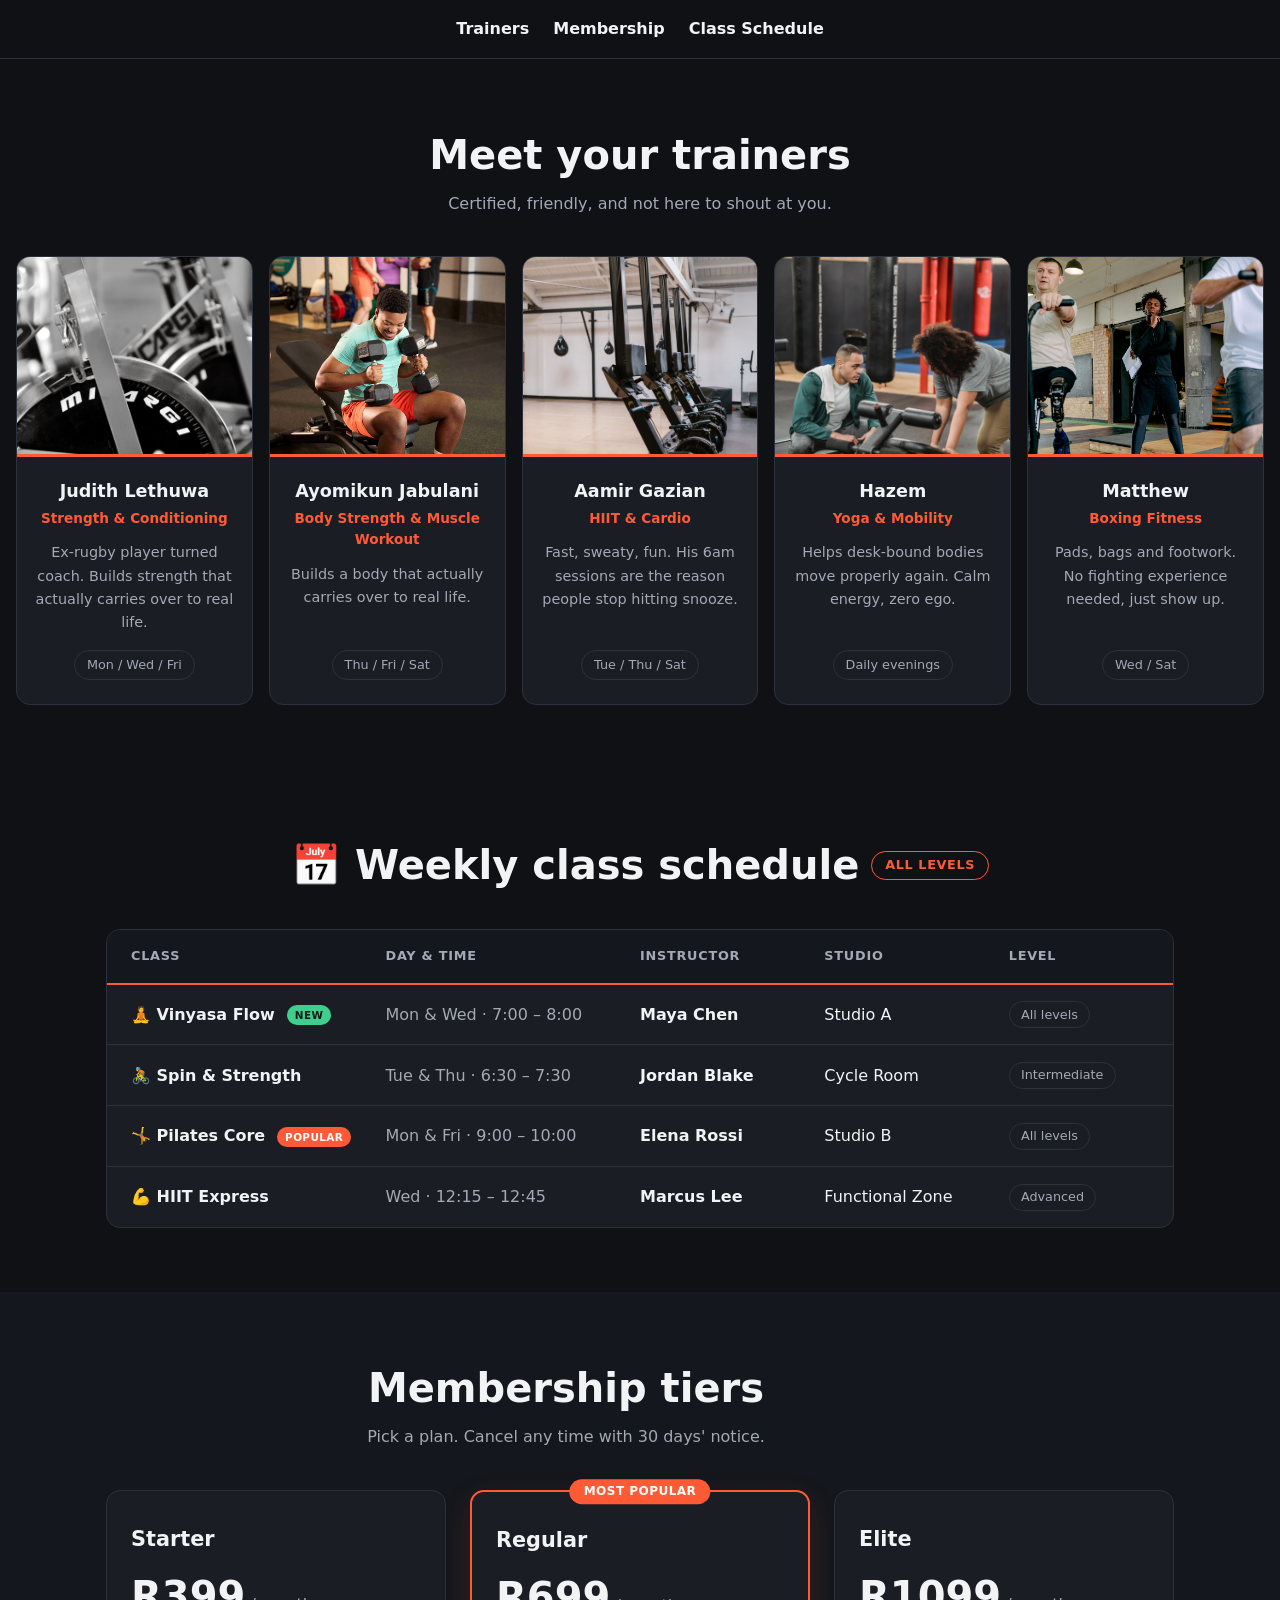
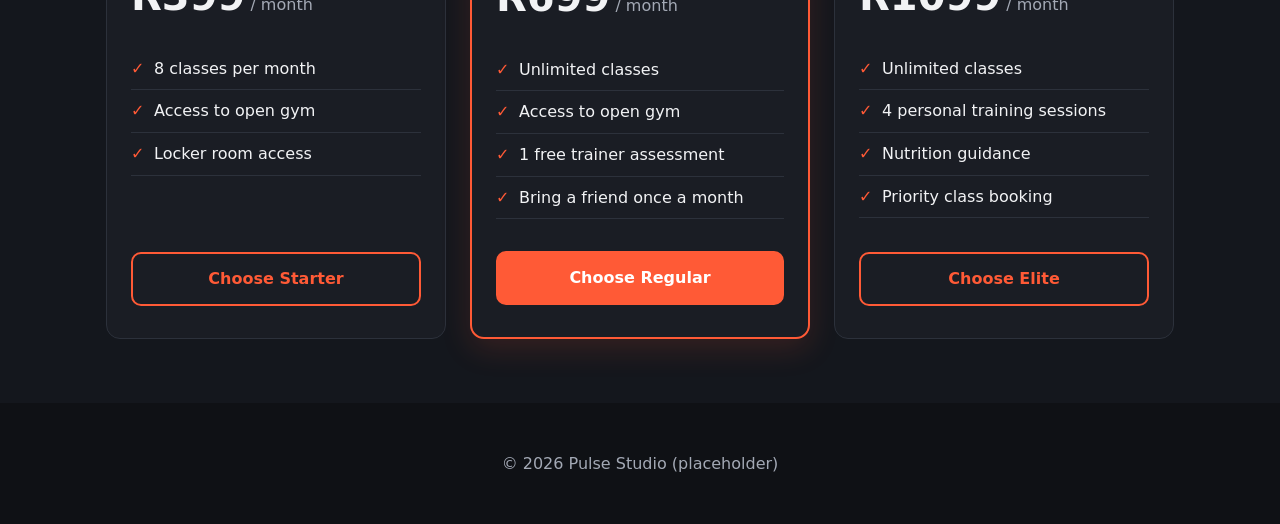
<file: fitness 2/index.html>
<!DOCTYPE html>
<html lang="en">
<head>
  <meta charset="UTF-8">
  <meta name="viewport" content="width=device-width, initial-scale=1.0">
  <title>Pulse Studio | Trainers &amp; Membership (preview)</title>
  <link rel="stylesheet" href="style.css">
</head>
<body>

  <!-- PREVIEW SHELL: your group's header/nav/h1 replace this. Only copy the two <section>s below. -->
  <header class="site-header">
    <nav aria-label="Main">
      <a href="#trainers">Trainers</a>
      <a href="#membership">Membership</a>
      <a href="#schedule">Class Schedule</a>
    </nav>
  </header>

  <main>
    <h1 class="visually-hidden">Pulse Studio</h1>

    <!-- ========== TRAINERS (CSS Grid) ========== -->
    <section id="trainers" class="section section--wide" aria-labelledby="trainers-title">
      <h2 id="trainers-title" class="section__title">Meet your trainers</h2>
      <p class="section__intro">Certified, friendly, and not here to shout at you.</p>

      <div class="trainer-grid">
        <article class="trainer-card">
          <img class="trainer-card__photo" src="rowing-machines.jpg" width="533" height="800" loading="lazy"
               alt="A row of rowing machines standing upright in a bright studio">
          <div class="trainer-card__body">
            <h3 class="trainer-card__name">Judith Lethuwa</h3>
            <p class="trainer-card__role">Strength &amp; Conditioning</p>
            <p class="trainer-card__bio">Ex-rugby player turned coach. Builds strength that actually carries over to real life.</p>
            <p class="trainer-card__tag">Mon / Wed / Fri</p>
          </div>
        </article>

        <article class="trainer-card">
          <img class="trainer-card__photo" src="pure-gym.jpg" width="533" height="800" loading="lazy"
               alt="Weights and training equipment on the gym floor">
          <div class="trainer-card__body">
            <h3 class="trainer-card__name">Ayomikun Jabulani</h3>
            <p class="trainer-card__role">Body Strength &amp; Muscle Workout</p>
            <p class="trainer-card__bio">Builds a body that actually carries over to real life.</p>
            <p class="trainer-card__tag">Thu / Fri / Sat</p>
          </div>
        </article>

        <article class="trainer-card">
          <img class="trainer-card__photo" src="spin-bikes.jpg" width="533" height="800" loading="lazy"
               alt="Black and white close-up of a spin bike flywheel">
          <div class="trainer-card__body">
            <h3 class="trainer-card__name">Aamir Gazian</h3>
            <p class="trainer-card__role">HIIT &amp; Cardio</p>
            <p class="trainer-card__bio">Fast, sweaty, fun. His 6am sessions are the reason people stop hitting snooze.</p>
            <p class="trainer-card__tag">Tue / Thu / Sat</p>
          </div>
        </article>

        <article class="trainer-card">
          <img class="trainer-card__photo" src="coach-assessment.jpg" width="800" height="534" loading="lazy"
               alt="A coach holding a clipboard watching clients exercise on stationary bikes in a gym">
          <div class="trainer-card__body">
            <h3 class="trainer-card__name">Hazem</h3>
            <p class="trainer-card__role">Yoga &amp; Mobility</p>
            <p class="trainer-card__bio">Helps desk-bound bodies move properly again. Calm energy, zero ego.</p>
            <p class="trainer-card__tag">Daily evenings</p>
          </div>
        </article>

        <article class="trainer-card">
          <img class="trainer-card__photo" src="boxing-coaching.jpg" width="533" height="800" loading="lazy"
               alt="A trainer crouching beside a client near a weight bench with heavy punching bags hanging behind them">
          <div class="trainer-card__body">
            <h3 class="trainer-card__name">Matthew</h3>
            <p class="trainer-card__role">Boxing Fitness</p>
            <p class="trainer-card__bio">Pads, bags and footwork. No fighting experience needed, just show up.</p>
            <p class="trainer-card__tag">Wed / Sat</p>
          </div>
        </article>
      </div>
    </section>

    <!-- ========== CLASS SCHEDULE ========== -->
    <section id="schedule" class="schedule-section" aria-labelledby="schedule-heading">
      <h2 id="schedule-heading" class="schedule-heading">
        📅 Weekly class schedule
        <span class="section-badge">all levels</span>
      </h2>

      <div class="schedule-card">
        <div class="schedule-grid" role="table" aria-label="Class schedule">
          <div class="grid-header" role="row">
            <div role="columnheader">Class</div>
            <div role="columnheader">Day &amp; time</div>
            <div role="columnheader">Instructor</div>
            <div role="columnheader">Studio</div>
            <div role="columnheader">Level</div>
          </div>

          <div class="grid-row" role="row">
            <div role="cell">
              <span class="class-name">🧘 Vinyasa Flow <span class="badge new">new</span></span>
            </div>
            <div role="cell" class="time-cell">Mon &amp; Wed · 7:00 – 8:00</div>
            <div role="cell" class="instructor">Maya Chen</div>
            <div role="cell">Studio A</div>
            <div role="cell"><span class="level-tag">All levels</span></div>
          </div>

          <div class="grid-row" role="row">
            <div role="cell">
              <span class="class-name">🚴 Spin &amp; Strength</span>
            </div>
            <div role="cell" class="time-cell">Tue &amp; Thu · 6:30 – 7:30</div>
            <div role="cell" class="instructor">Jordan Blake</div>
            <div role="cell">Cycle Room</div>
            <div role="cell"><span class="level-tag">Intermediate</span></div>
          </div>

          <div class="grid-row" role="row">
            <div role="cell">
              <span class="class-name">🤸 Pilates Core <span class="badge hot">popular</span></span>
            </div>
            <div role="cell" class="time-cell">Mon &amp; Fri · 9:00 – 10:00</div>
            <div role="cell" class="instructor">Elena Rossi</div>
            <div role="cell">Studio B</div>
            <div role="cell"><span class="level-tag">All levels</span></div>
          </div>

          <div class="grid-row" role="row">
            <div role="cell">
              <span class="class-name">💪 HIIT Express</span>
            </div>
            <div role="cell" class="time-cell">Wed · 12:15 – 12:45</div>
            <div role="cell" class="instructor">Marcus Lee</div>
            <div role="cell">Functional Zone</div>
            <div role="cell"><span class="level-tag">Advanced</span></div>
          </div>
        </div>
      </div>
    </section>

    <!-- ========== MEMBERSHIP (Flexbox) ========== -->
    <section id="membership" class="section section--alt" aria-labelledby="membership-title">
      <h2 id="membership-title" class="section__title">Membership tiers</h2>
      <p class="section__intro">Pick a plan. Cancel any time with 30 days' notice.</p>

      <div class="pricing">
        <article class="pricing-card">
          <h3 class="pricing-card__name">Starter</h3>
          <p class="pricing-card__price"><span class="pricing-card__amount">R399</span> / month</p>
          <ul class="pricing-card__features">
            <li>8 classes per month</li>
            <li>Access to open gym</li>
            <li>Locker room access</li>
          </ul>
          <a class="btn" href="#membership">Choose Starter</a>
        </article>

        <article class="pricing-card pricing-card--featured">
          <p class="pricing-card__badge">Most popular</p>
          <h3 class="pricing-card__name">Regular</h3>
          <p class="pricing-card__price"><span class="pricing-card__amount">R699</span> / month</p>
          <ul class="pricing-card__features">
            <li>Unlimited classes</li>
            <li>Access to open gym</li>
            <li>1 free trainer assessment</li>
            <li>Bring a friend once a month</li>
          </ul>
          <a class="btn btn--solid" href="#membership">Choose Regular</a>
        </article>

        <article class="pricing-card">
          <h3 class="pricing-card__name">Elite</h3>
          <p class="pricing-card__price"><span class="pricing-card__amount">R1099</span> / month</p>
          <ul class="pricing-card__features">
            <li>Unlimited classes</li>
            <li>4 personal training sessions</li>
            <li>Nutrition guidance</li>
            <li>Priority class booking</li>
          </ul>
          <a class="btn" href="#membership">Choose Elite</a>
        </article>
      </div>
    </section>
  </main>

  <footer class="site-footer">
    <p>&copy; 2026 Pulse Studio (placeholder)</p>
  </footer>

</body>
</html>
</file>
<file: fitness 2/style.css>
/* =========================================================
   Pulse Studio: complete stylesheet
   Sections: globals, header/footer, trainers (Grid),
             schedule (Grid), membership (Flexbox), buttons
   ========================================================= */

/* ===== Globals ===== */
*,
*::before,
*::after {
  box-sizing: border-box;
}

:root {
  --color-bg: #0f1115;
  --color-surface: #1a1d24;
  --color-surface-alt: #14171d;
  --color-text: #f2f3f5;
  --color-muted: #a3a9b5;
  --color-accent: #ff5a36;
  --color-accent-dark: #d9411f;
  --color-border: #2c313b;
  --color-success: #3ecf8e;

  --radius: 14px;
  --space: 1rem;
}

html { scroll-behavior: smooth; }

body {
  margin: 0;
  font-family: system-ui, -apple-system, "Segoe UI", Roboto, sans-serif;
  line-height: 1.6;
  color: var(--color-text);
  background: var(--color-bg);
  overflow-x: hidden; /* safety net against sideways scroll */
}

img { max-width: 100%; height: auto; }

.visually-hidden {
  position: absolute;
  width: 1px;
  height: 1px;
  overflow: hidden;
  clip: rect(0 0 0 0);
  white-space: nowrap;
}

/* ===== Header / footer ===== */
.site-header nav {
  display: flex;
  flex-wrap: wrap;
  justify-content: center;
  gap: 0.5rem 1.5rem;
  padding: var(--space);
  border-bottom: 1px solid var(--color-border);
}
.site-header a { color: var(--color-text); text-decoration: none; font-weight: 600; }
.site-header a:hover,
.site-header a:focus-visible { color: var(--color-accent); }

.site-footer {
  text-align: center;
  padding: 2rem var(--space);
  color: var(--color-muted);
}

/* ===== Shared section layout ===== */
.section,
.schedule-section {
  padding: 4rem var(--space);
  max-width: 1100px;
  margin: 0 auto;
}
.section--wide { max-width: 1300px; }

.section--alt {
  max-width: none;
  background: var(--color-surface-alt);
}
.section--alt > * {
  max-width: 1100px;
  margin-left: auto;
  margin-right: auto;
}

.section__title {
  margin: 0 0 0.25rem;
  font-size: clamp(1.75rem, 4vw, 2.5rem);
  text-align: center;
}
.section__intro {
  margin: 0 0 2.5rem;
  text-align: center;
  color: var(--color-muted);
}

/* =========================================================
   TRAINERS: CSS Grid, 5 cards in one row on desktop
   ========================================================= */
.trainer-grid {
  display: grid;
  grid-template-columns: repeat(5, minmax(0, 1fr));
  gap: 1rem;
}

.trainer-card {
  display: flex;
  flex-direction: column;
  overflow: hidden;
  background: var(--color-surface);
  border: 1px solid var(--color-border);
  border-radius: var(--radius);
  text-align: center;
  transition: transform 0.2s ease, border-color 0.2s ease;
}
.trainer-card:hover {
  transform: translateY(-4px);
  border-color: var(--color-accent);
}

.trainer-card__photo {
  display: block;
  width: 100%;
  height: 200px;
  object-fit: cover;
  object-position: center 30%;
  border-bottom: 3px solid var(--color-accent);
}

.trainer-card__body {
  display: flex;
  flex-direction: column;
  flex-grow: 1;
  padding: 1.25rem 1rem 1.5rem;
}
.trainer-card__name { margin: 0; font-size: 1.1rem; }
.trainer-card__role {
  margin: 0.15rem 0 0.75rem;
  color: var(--color-accent);
  font-weight: 600;
  font-size: 0.85rem;
}
.trainer-card__bio {
  margin: 0 0 1rem;
  color: var(--color-muted);
  font-size: 0.9rem;
}
.trainer-card__tag {
  margin: auto auto 0; /* pins the tag to the bottom of every card */
  padding: 0.25rem 0.75rem;
  border: 1px solid var(--color-border);
  border-radius: 999px;
  font-size: 0.8rem;
  color: var(--color-muted);
}

/* =========================================================
   CLASS SCHEDULE: CSS Grid table
   ========================================================= */
.schedule-heading {
  display: flex;
  flex-wrap: wrap;
  align-items: center;
  justify-content: center;
  gap: 0.75rem;
  margin: 0 0 2rem;
  font-size: clamp(1.75rem, 4vw, 2.5rem);
  text-align: center;
}

.section-badge {
  padding: 0.2rem 0.8rem;
  border: 1px solid var(--color-accent);
  border-radius: 999px;
  color: var(--color-accent);
  font-size: 0.8rem;
  font-weight: 600;
  text-transform: uppercase;
  letter-spacing: 0.05em;
}

.schedule-card {
  background: var(--color-surface);
  border: 1px solid var(--color-border);
  border-radius: var(--radius);
  overflow: hidden;
}

.grid-header,
.grid-row {
  display: grid;
  grid-template-columns: 1.7fr 1.7fr 1.2fr 1.2fr 1fr;
  gap: 1rem;
  align-items: center;
  padding: 1rem 1.5rem;
}

.grid-header {
  background: var(--color-surface-alt);
  border-bottom: 2px solid var(--color-accent);
  color: var(--color-muted);
  font-size: 0.8rem;
  font-weight: 700;
  text-transform: uppercase;
  letter-spacing: 0.06em;
}

.grid-row { border-bottom: 1px solid var(--color-border); }
.grid-row:last-child { border-bottom: 0; }
.grid-row:hover { background: rgba(255, 90, 54, 0.06); }

.class-name { font-weight: 700; }
.time-cell { color: var(--color-muted); }
.instructor { font-weight: 600; }

.level-tag {
  display: inline-block;
  padding: 0.15rem 0.7rem;
  border: 1px solid var(--color-border);
  border-radius: 999px;
  font-size: 0.8rem;
  color: var(--color-muted);
  white-space: nowrap;
}

.badge {
  display: inline-block;
  margin-left: 0.4rem;
  padding: 0.1rem 0.5rem;
  border-radius: 999px;
  font-size: 0.65rem;
  font-weight: 700;
  text-transform: uppercase;
  letter-spacing: 0.04em;
  vertical-align: middle;
}
.badge.new { background: var(--color-success); color: #0b1a12; }
.badge.hot { background: var(--color-accent); color: #fff; }

/* =========================================================
   MEMBERSHIP: Flexbox pricing cards
   ========================================================= */
.pricing {
  display: flex;
  flex-wrap: wrap;
  justify-content: center;
  align-items: stretch;
  gap: 1.5rem;
}

.pricing-card {
  flex: 1 1 260px;
  max-width: 340px;
  display: flex;
  flex-direction: column;
  position: relative;
  background: var(--color-surface);
  border: 1px solid var(--color-border);
  border-radius: var(--radius);
  padding: 2rem 1.5rem;
}

.pricing-card--featured {
  border: 2px solid var(--color-accent);
  box-shadow: 0 10px 30px rgba(255, 90, 54, 0.15);
}

.pricing-card__badge {
  position: absolute;
  top: 0;
  left: 50%;
  transform: translate(-50%, -50%);
  margin: 0;
  padding: 0.2rem 0.9rem;
  background: var(--color-accent);
  color: #fff;
  font-size: 0.75rem;
  font-weight: 700;
  text-transform: uppercase;
  letter-spacing: 0.04em;
  border-radius: 999px;
  white-space: nowrap;
}

.pricing-card__name { margin: 0 0 0.5rem; font-size: 1.3rem; }
.pricing-card__price { margin: 0 0 1.25rem; color: var(--color-muted); }
.pricing-card__amount { font-size: 2.5rem; font-weight: 800; color: var(--color-text); }

.pricing-card__features {
  list-style: none;
  margin: 0 0 2rem;
  padding: 0;
  flex-grow: 1; /* pushes the button to the bottom so all cards line up */
}
.pricing-card__features li {
  padding: 0.5rem 0;
  border-bottom: 1px solid var(--color-border);
}
.pricing-card__features li::before {
  content: "\2713";
  margin-right: 0.6rem;
  color: var(--color-accent);
  font-weight: 700;
}

/* ===== Buttons ===== */
.btn {
  display: block;
  text-align: center;
  padding: 0.75rem 1rem;
  border: 2px solid var(--color-accent);
  border-radius: 10px;
  color: var(--color-accent);
  font-weight: 700;
  text-decoration: none;
  transition: background 0.2s ease, color 0.2s ease;
}
.btn:hover,
.btn:focus-visible { background: var(--color-accent); color: #fff; }
.btn--solid { background: var(--color-accent); color: #fff; }
.btn--solid:hover,
.btn--solid:focus-visible {
  background: var(--color-accent-dark);
  border-color: var(--color-accent-dark);
}

/* =========================================================
   RESPONSIVE
   ========================================================= */

/* Tablet: 5 trainer cards get cramped, so wrap to 3 */
@media (max-width: 1000px) {
  .trainer-grid { grid-template-columns: repeat(3, minmax(0, 1fr)); }

  .grid-header,
  .grid-row { padding: 1rem; gap: 0.75rem; }
}

/* Small tablet / large phone: schedule rows become stacked cards */
@media (max-width: 700px) {
  .grid-header {
    position: absolute;       /* hide visually, keep for screen readers */
    width: 1px;
    height: 1px;
    padding: 0;
    overflow: hidden;
    clip: rect(0 0 0 0);
    border: 0;
  }

  .grid-row {
    grid-template-columns: 1fr 1fr;
    gap: 0.4rem 1rem;
    padding: 1rem 1.25rem;
  }
  .grid-row > :first-child { grid-column: 1 / -1; font-size: 1.05rem; }
  .time-cell { grid-column: 1 / -1; }
}

/* Phone */
@media (max-width: 600px) {
  .section,
  .schedule-section { padding: 3rem var(--space); }

  .trainer-grid { grid-template-columns: 1fr; }
  .trainer-card__photo { height: 220px; }

  .pricing-card { max-width: none; }
}
</file>
